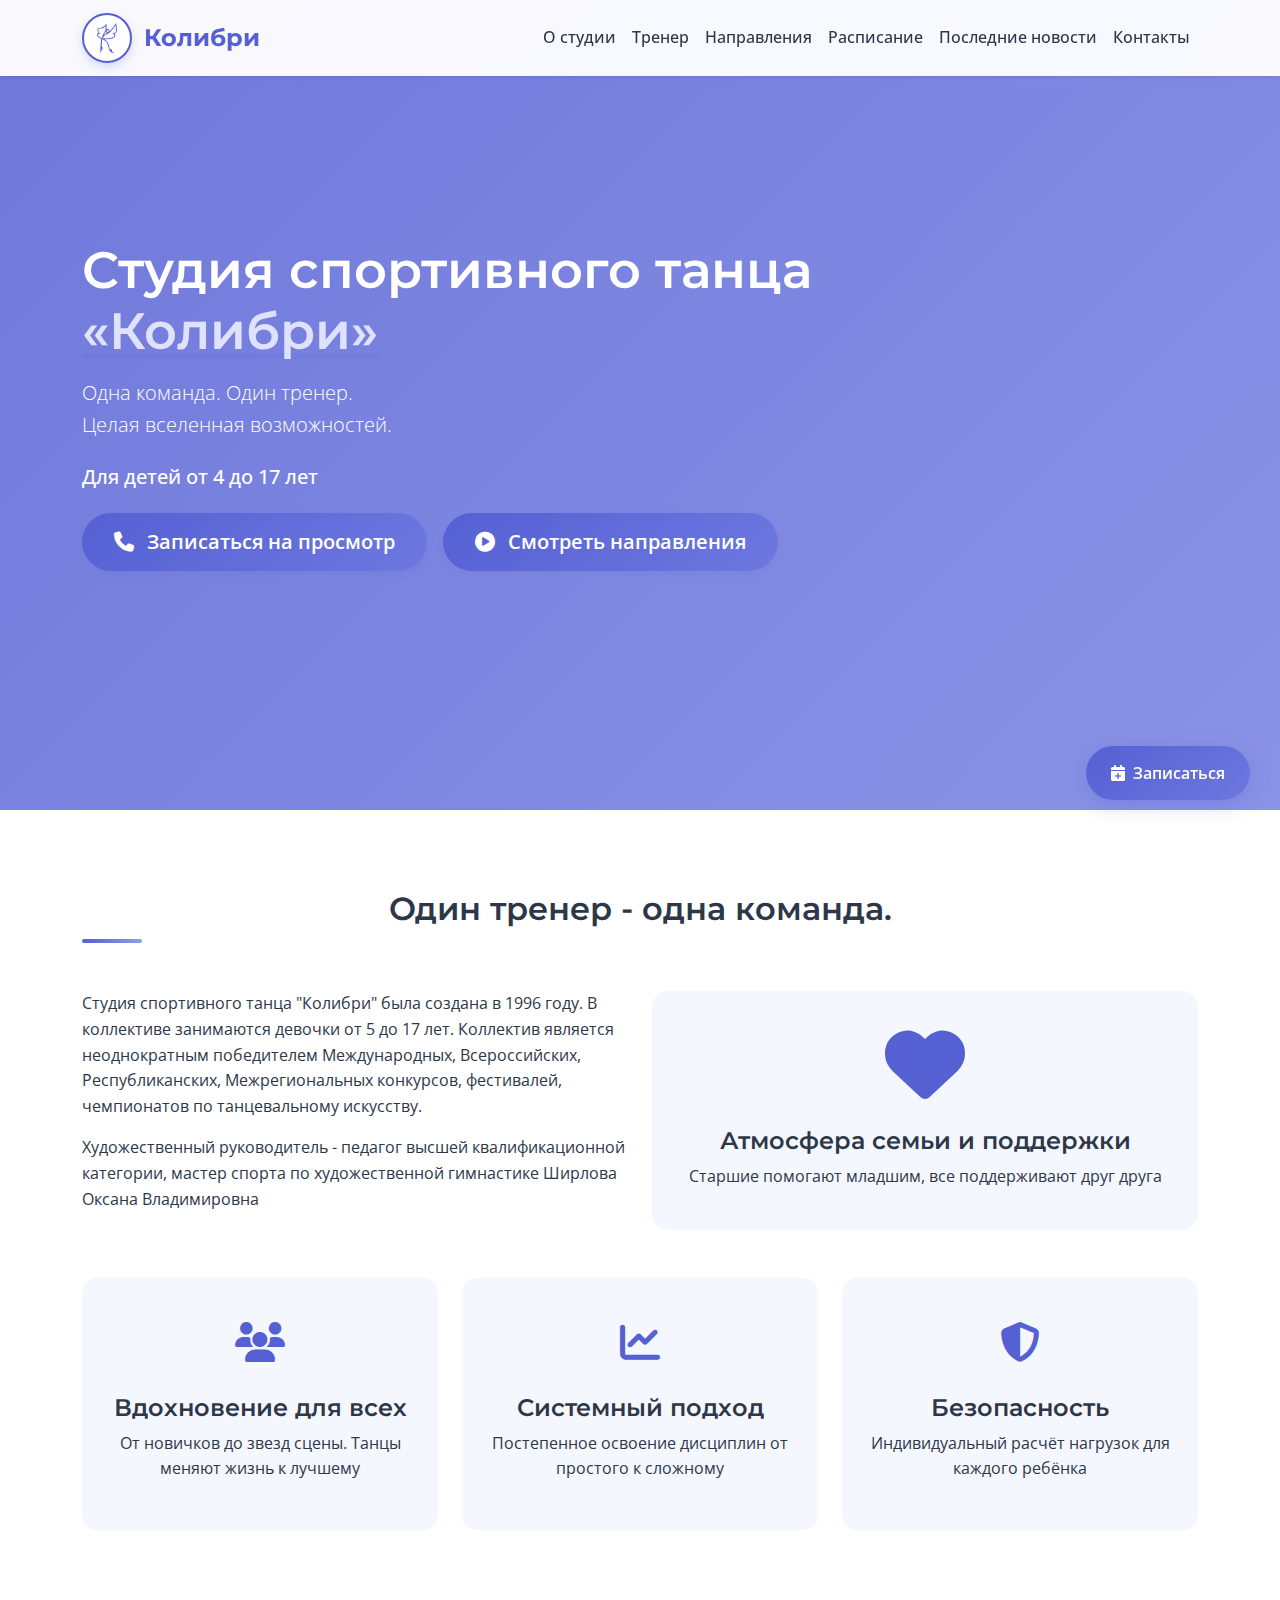
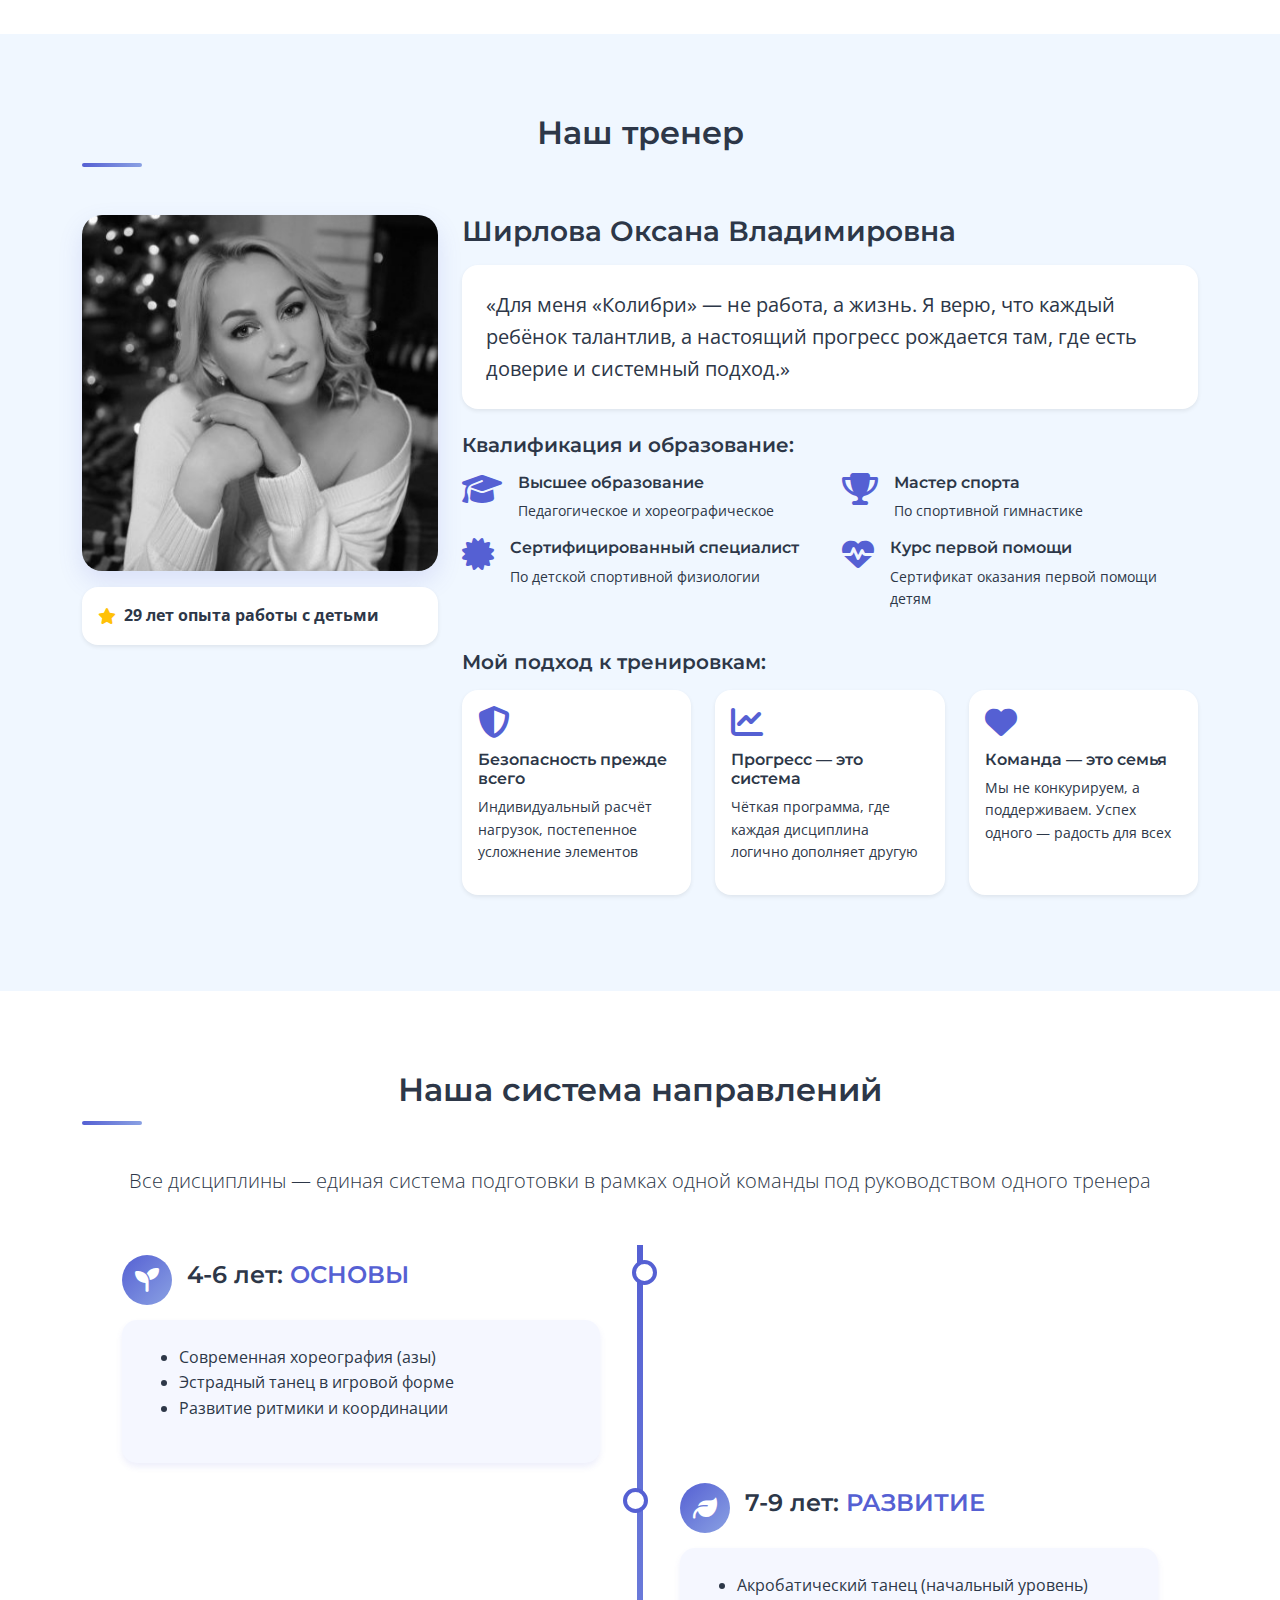
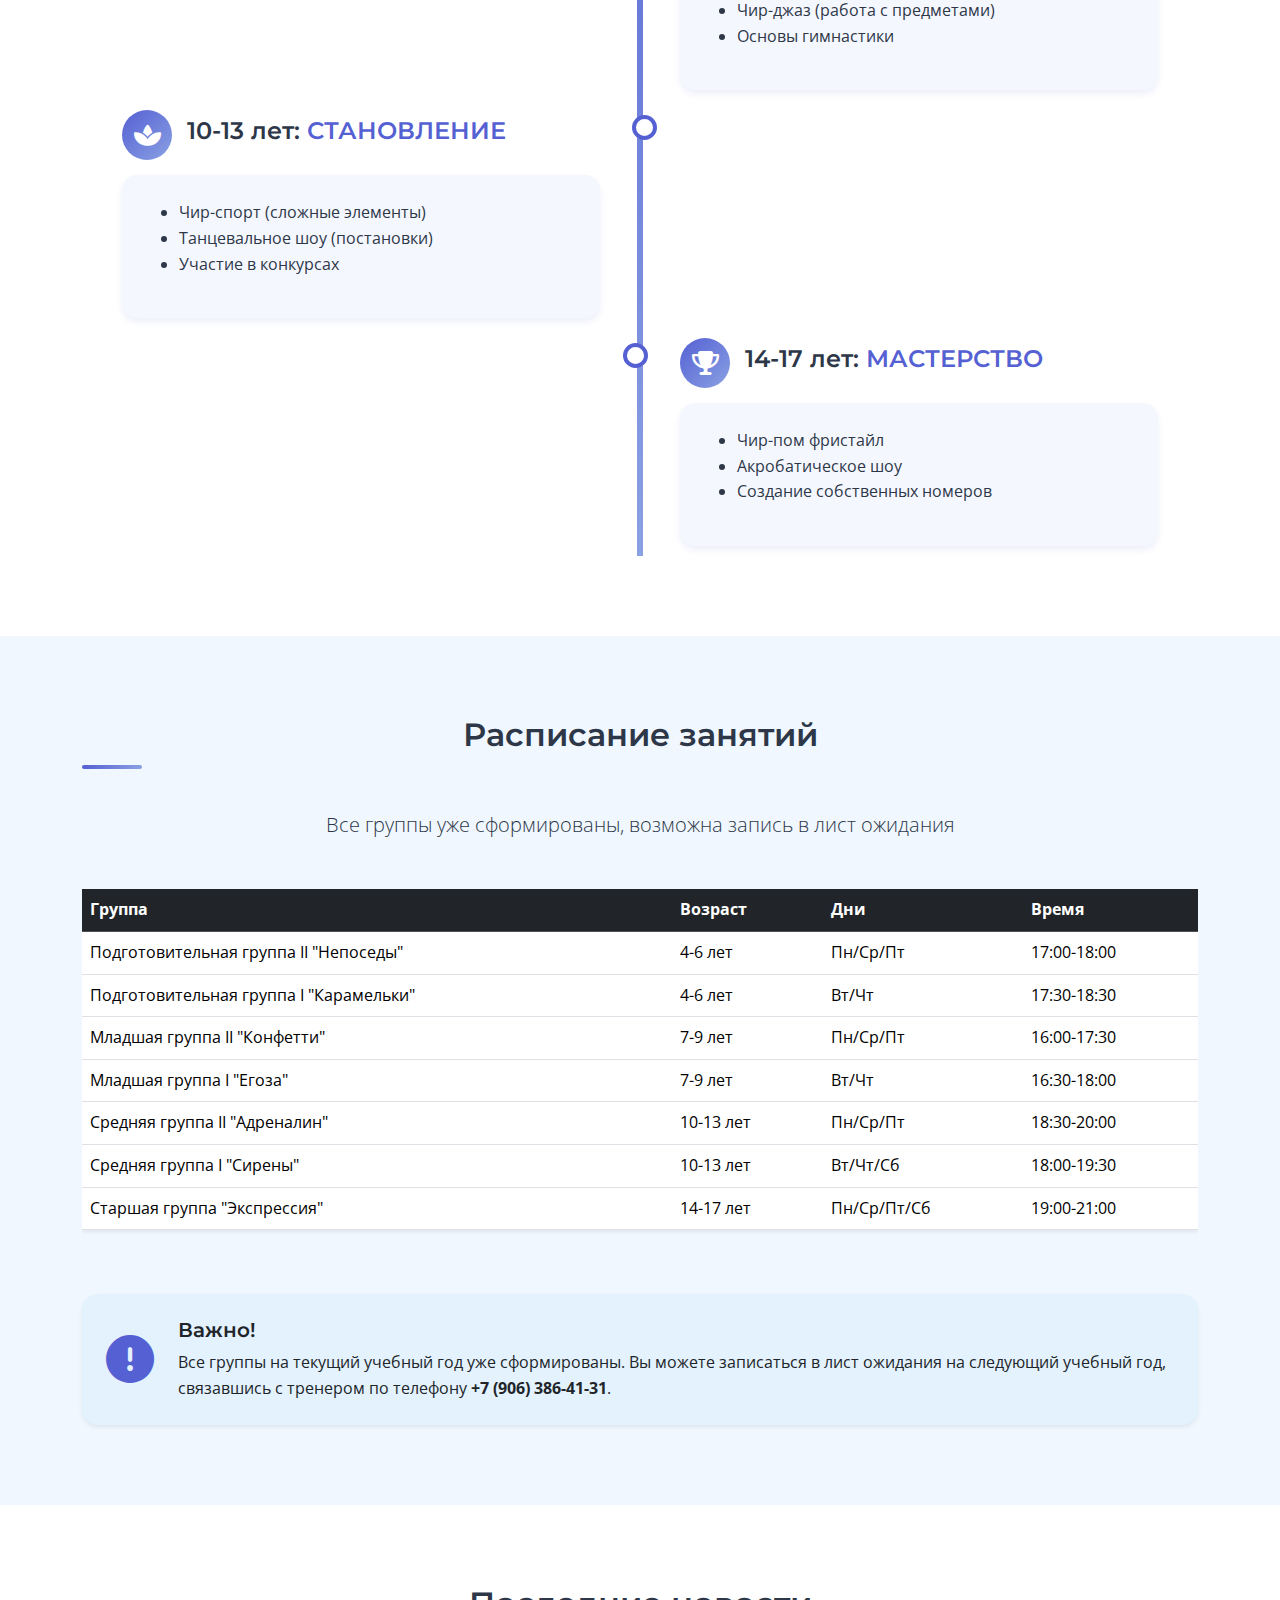
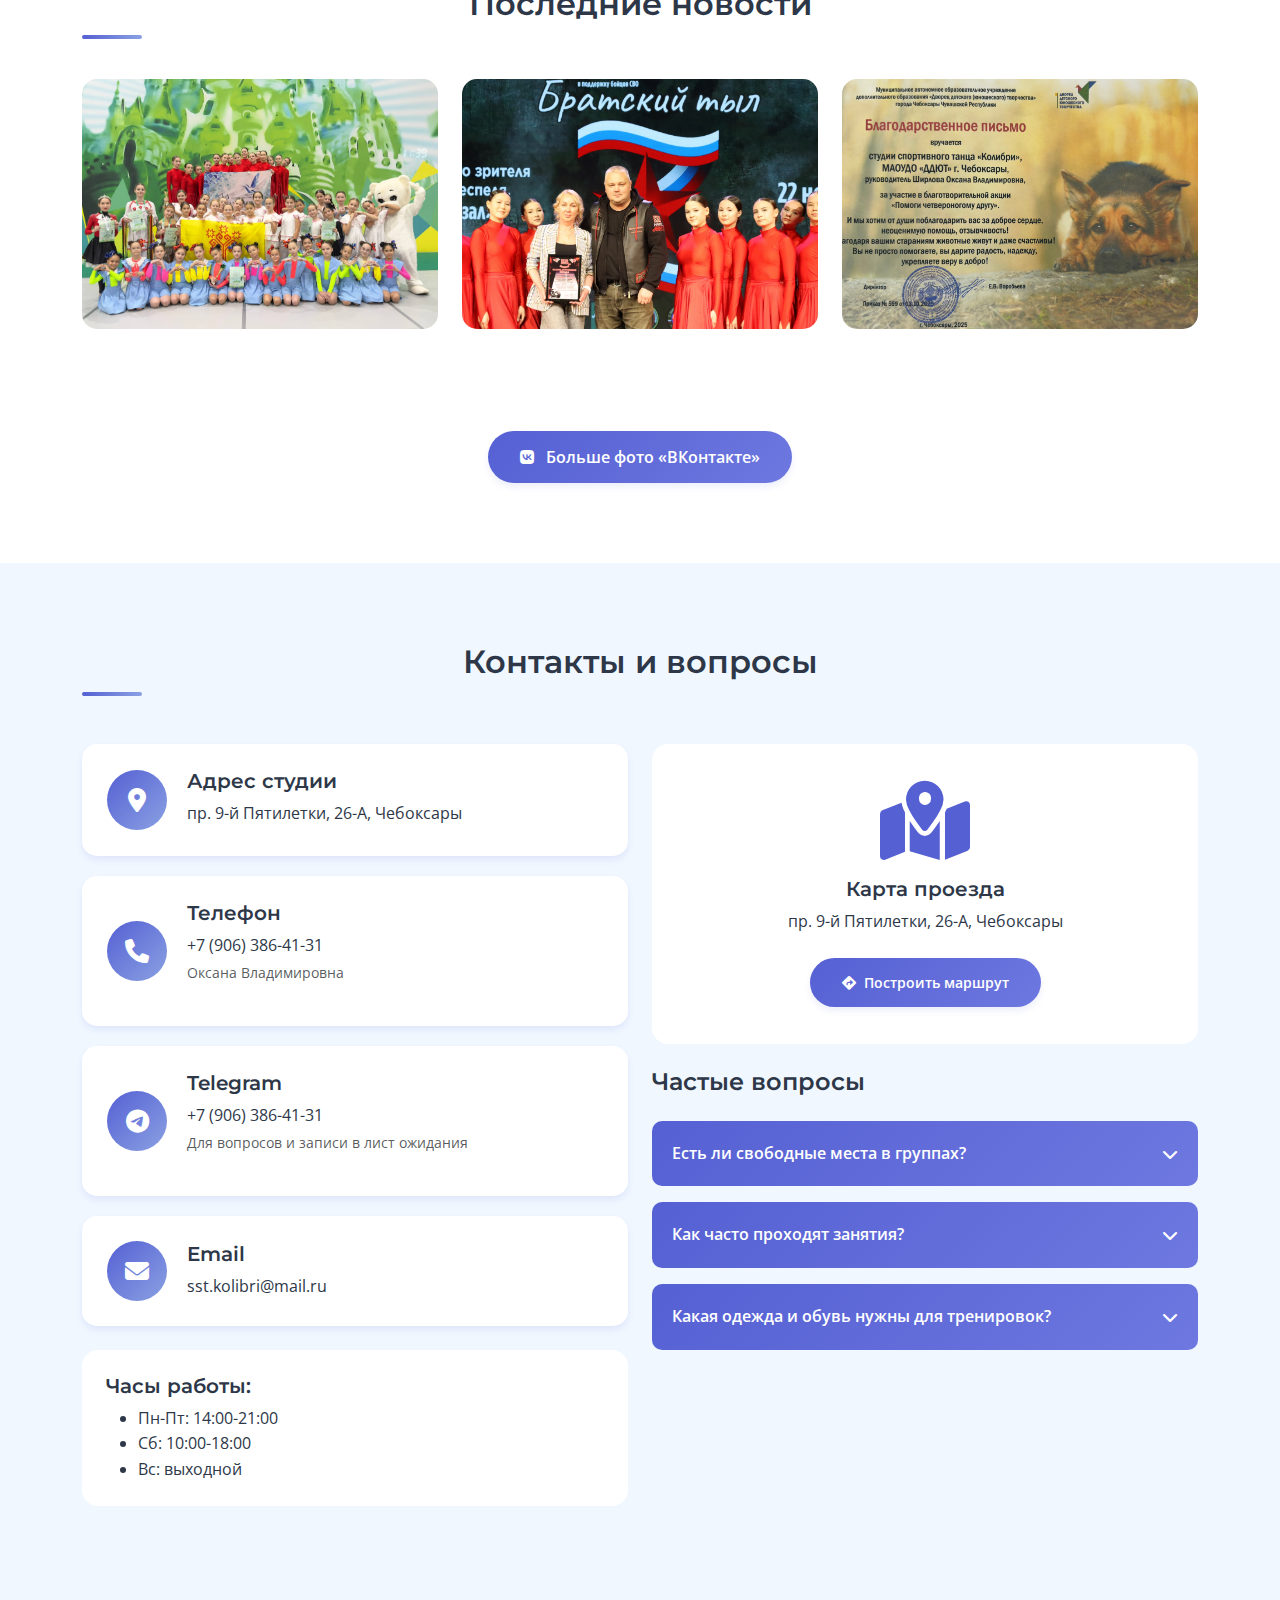
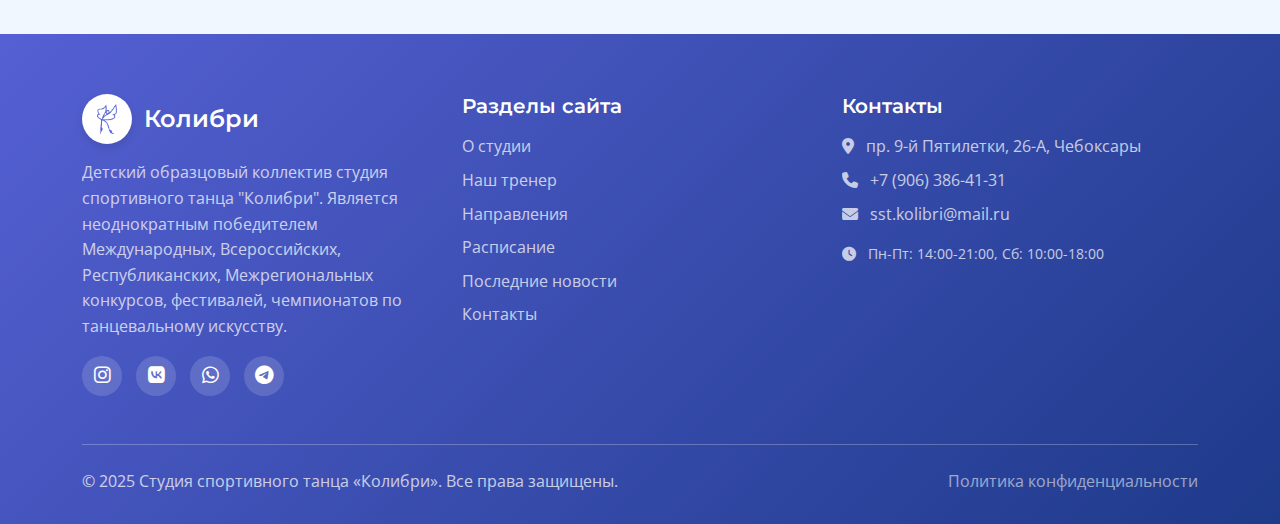
<file: index.html>
<!DOCTYPE html>
<html lang="ru">
<head>
    <meta charset="UTF-8">
    <meta name="viewport" content="width=device-width, initial-scale=1.0">
    <title>Студия спортивного танца «Колибри» | Для детей 4-17 лет</title>
    <meta name="description" content="Студия спортивного танца Колибри: одна команда, один тренер, все дисциплины от хореографии до акробатики для детей от 4 до 17 лет">
    <link href="https://cdn.jsdelivr.net/npm/bootstrap@5.3.0-alpha1/dist/css/bootstrap.min.css" rel="stylesheet">
    <link rel="stylesheet" href="https://cdnjs.cloudflare.com/ajax/libs/font-awesome/6.4.0/css/all.min.css">
    <link href="https://fonts.googleapis.com/css2?family=Montserrat:wght@400;500;600;700&family=Open+Sans:wght@300;400;500&display=swap" rel="stylesheet">
    <link rel="stylesheet" href="css/style.css">
</head>
<body>
    <nav class="navbar navbar-expand-lg navbar-light fixed-top shadow-sm" id="mainNav">
        <div class="container">
            <a class="navbar-brand" href="#">
                <div class="logo-img-container">
                    <img src="images/Colibri.png" alt="Логотип Колибри" class="logo-img">
                    <div class="logo-fallback">
                        <span>К</span>
                    </div>
                </div>
                <span class="logo-text">Колибри</span>
            </a>
            
            <button class="navbar-toggler" type="button" data-bs-toggle="collapse" data-bs-target="#navbarNav">
                <span class="navbar-toggler-icon"></span>
            </button>
            
            <div class="collapse navbar-collapse" id="navbarNav">
                <ul class="navbar-nav ms-auto">
                    <li class="nav-item"><a class="nav-link" href="#about">О студии</a></li>
                    <li class="nav-item"><a class="nav-link" href="#trainer">Тренер</a></li>
                    <li class="nav-item"><a class="nav-link" href="#directions">Направления</a></li>
                    <li class="nav-item"><a class="nav-link" href="#schedule">Расписание</a></li>
                    <li class="nav-item"><a class="nav-link" href="#gallery">Последние новости</a></li>
                    <li class="nav-item"><a class="nav-link" href="#contacts">Контакты</a></li>
                </ul>
            </div>
        </div>
    </nav>
    <section class="hero" id="hero">
        <div class="container">
            <div class="row align-items-center">
                <div class="col-lg-8">
                    <h1 class="mb-3">Студия спортивного танца <span class="highlight">«Колибри»</span></h1>
                    <p class="lead mb-4">Одна команда. Один тренер. <br>Целая вселенная возможностей.</p>
                    <p class="h5 mb-4">Для детей от 4 до 17 лет</p>
                    <div class="d-flex flex-wrap gap-3">
                        <a href="#contacts" class="btn btn-primary btn-lg">
                            <i class="fas fa-phone me-2"></i> Записаться на просмотр
                        </a>
                        <a href="#contacts" class="btn btn-primary btn-lg">
                            <i class="fas fa-play-circle me-2"></i> Смотреть направления
                        </a>
                    </div>
                </div>
            </div>
        </div>
    </section>
    <section id="about" class="section">
        <div class="container">
            <h2 class="section-title text-center">Один тренер - одна команда.</h2>
            
            <div class="row mt-5">
                <div class="col-lg-6">
                    <p>Студия спортивного танца "Колибри" была создана в 1996 году. В коллективе занимаются девочки от 5 до 17 лет. Коллектив является неоднократным победителем Международных, Всероссийских, Республиканских, Межрегиональных конкурсов, фестивалей, чемпионатов по танцевальному искусству.</p>
                    <p>Художественный руководитель - педагог высшей квалификационной категории, мастер спорта по художественной гимнастике Ширлова Оксана Владимировна</p>
                </div>
                
                <div class="col-lg-6">
                    <div class="bg-light-pastel rounded-4 p-4 h-100 d-flex align-items-center justify-content-center">
                        <div class="text-center">
                            <div class="display-1 text-primary mb-3">
                                <i class="fas fa-heart"></i>
                            </div>
                            <h4>Атмосфера семьи и поддержки</h4>
                            <p>Старшие помогают младшим, все поддерживают друг друга</p>
                        </div>
                    </div>
                </div>
            </div>
            
            <div class="row mt-5">
                <div class="col-md-4 mb-4">
                    <div class="feature-card text-center">
                        <div class="feature-icon">
                            <i class="fas fa-users"></i>
                        </div>
                        <h4>Вдохновение для всех</h4>
                        <p>От новичков до звезд сцены. Танцы меняют жизнь к лучшему</p>
                    </div>
                </div>
                
                <div class="col-md-4 mb-4">
                    <div class="feature-card text-center">
                        <div class="feature-icon">
                            <i class="fas fa-chart-line"></i>
                        </div>
                        <h4>Системный подход</h4>
                        <p>Постепенное освоение дисциплин от простого к сложному</p>
                    </div>
                </div>
                
                <div class="col-md-4 mb-4">
                    <div class="feature-card text-center">
                        <div class="feature-icon">
                            <i class="fas fa-shield-alt"></i>
                        </div>
                        <h4>Безопасность</h4>
                        <p>Индивидуальный расчёт нагрузок для каждого ребёнка</p>
                    </div>
                </div>
            </div>
        </div>
    </section>
    <section id="trainer" class="section" style="background-color: var(--light-blue-pastel);">
        <div class="container">
            <h2 class="section-title text-center">Наш тренер</h2>
            
            <div class="row mt-5">
                <div class="col-lg-4 mb-4 mb-lg-0">
                    <div class="trainer-photo">
                        <div class="trainer-img-container">
                            <img src="images/ОВ.jpg" alt="Ширлова Оксана Владимировна" class="trainer-img">
                            <div class="trainer-img-fallback">
                                <i class="fas fa-user-tie"></i>
                                <span>Добавьте фото тренера</span>
                            </div>
                        </div>
                    </div>
                    <div class="mt-3 p-3 bg-white rounded-4 shadow-sm">
                        <div class="d-flex align-items-center">
                            <i class="fas fa-star text-warning me-2"></i>
                            <span class="fw-bold">29 лет опыта работы с детьми</span>
                        </div>
                    </div>
                </div>
                
                <div class="col-lg-8">
                    <h3 class="mb-3">Ширлова Оксана Владимировна</h3>
                    <blockquote class="blockquote bg-white p-4 rounded-4 shadow-sm mb-4">
                        <p class="mb-0">«Для меня «Колибри» — не работа, а жизнь. Я верю, что каждый ребёнок талантлив, а настоящий прогресс рождается там, где есть доверие и системный подход.»</p>
                    </blockquote>
                    
                    <h5 class="mb-3">Квалификация и образование:</h5>
                    <div class="row">
                        <div class="col-md-6 mb-3">
                            <div class="d-flex">
                                <div class="me-3 text-primary">
                                    <i class="fas fa-graduation-cap fa-2x"></i>
                                </div>
                                <div>
                                    <h6>Высшее образование</h6>
                                    <p class="small mb-0">Педагогическое и хореографическое</p>
                                </div>
                            </div>
                        </div>
                        
                        <div class="col-md-6 mb-3">
                            <div class="d-flex">
                                <div class="me-3 text-primary">
                                    <i class="fas fa-trophy fa-2x"></i>
                                </div>
                                <div>
                                    <h6>Мастер спорта</h6>
                                    <p class="small mb-0">По спортивной гимнастике</p>
                                </div>
                            </div>
                        </div>
                        
                        <div class="col-md-6 mb-3">
                            <div class="d-flex">
                                <div class="me-3 text-primary">
                                    <i class="fas fa-certificate fa-2x"></i>
                                </div>
                                <div>
                                    <h6>Сертифицированный специалист</h6>
                                    <p class="small mb-0">По детской спортивной физиологии</p>
                                </div>
                            </div>
                        </div>
                        
                        <div class="col-md-6 mb-3">
                            <div class="d-flex">
                                <div class="me-3 text-primary">
                                    <i class="fas fa-heartbeat fa-2x"></i>
                                </div>
                                <div>
                                    <h6>Курс первой помощи</h6>
                                    <p class="small mb-0">Сертификат оказания первой помощи детям</p>
                                </div>
                            </div>
                        </div>
                    </div>
                    
                    <h5 class="mt-4 mb-3">Мой подход к тренировкам:</h5>
                    <div class="row">
                        <div class="col-md-4 mb-3">
                            <div class="bg-white p-3 rounded-4 shadow-sm h-100">
                                <div class="text-primary mb-2">
                                    <i class="fas fa-shield-alt fa-2x"></i>
                                </div>
                                <h6>Безопасность прежде всего</h6>
                                <p class="small">Индивидуальный расчёт нагрузок, постепенное усложнение элементов</p>
                            </div>
                        </div>
                        
                        <div class="col-md-4 mb-3">
                            <div class="bg-white p-3 rounded-4 shadow-sm h-100">
                                <div class="text-primary mb-2">
                                    <i class="fas fa-chart-line fa-2x"></i>
                                </div>
                                <h6>Прогресс — это система</h6>
                                <p class="small">Чёткая программа, где каждая дисциплина логично дополняет другую</p>
                            </div>
                        </div>
                        
                        <div class="col-md-4 mb-3">
                            <div class="bg-white p-3 rounded-4 shadow-sm h-100">
                                <div class="text-primary mb-2">
                                    <i class="fas fa-heart fa-2x"></i>
                                </div>
                                <h6>Команда — это семья</h6>
                                <p class="small">Мы не конкурируем, а поддерживаем. Успех одного — радость для всех</p>
                            </div>
                        </div>
                    </div>
                </div>
            </div>
        </div>
    </section>

    <section id="directions" class="section">
        <div class="container">
            <h2 class="section-title text-center">Наша система направлений</h2>
            <p class="text-center lead mb-5">Все дисциплины — единая система подготовки в рамках одной команды под руководством одного тренера</p>
            
            <div class="timeline">
                <div class="timeline-stage">
                    <div class="stage-header">
                        <div class="stage-icon">
                            <i class="fas fa-seedling"></i>
                        </div>
                        <h4>4-6 лет: <span class="text-primary">ОСНОВЫ</span></h4>
                    </div>
                    <div class="stage-content">
                        <ul class="mb-3">
                            <li>Современная хореография (азы)</li>
                            <li>Эстрадный танец в игровой форме</li>
                            <li>Развитие ритмики и координации</li>
                        </ul>
                    </div>
                </div>
                
                <div class="timeline-stage">
                    <div class="stage-header">
                        <div class="stage-icon">
                            <i class="fas fa-leaf"></i>
                        </div>
                        <h4>7-9 лет: <span class="text-primary">РАЗВИТИЕ</span></h4>
                    </div>
                    <div class="stage-content">
                        <ul class="mb-3">
                            <li>Акробатический танец (начальный уровень)</li>
                            <li>Чир-джаз (работа с предметами)</li>
                            <li>Основы гимнастики</li>
                        </ul>
                    </div>
                </div>
                
                <div class="timeline-stage">
                    <div class="stage-header">
                        <div class="stage-icon">
                            <i class="fas fa-spa"></i>
                        </div>
                        <h4>10-13 лет: <span class="text-primary">СТАНОВЛЕНИЕ</span></h4>
                    </div>
                    <div class="stage-content">
                        <ul class="mb-3">
                            <li>Чир-спорт (сложные элементы)</li>
                            <li>Танцевальное шоу (постановки)</li>
                            <li>Участие в конкурсах</li>
                        </ul>
                    </div>
                </div>
                
                <div class="timeline-stage">
                    <div class="stage-header">
                        <div class="stage-icon">
                            <i class="fas fa-trophy"></i>
                        </div>
                        <h4>14-17 лет: <span class="text-primary">МАСТЕРСТВО</span></h4>
                    </div>
                    <div class="stage-content">
                        <ul class="mb-3">
                            <li>Чир-пом фристайл</li>
                            <li>Акробатическое шоу</li>
                            <li>Создание собственных номеров</li>
                        </ul>
                    </div>
                </div>
            </div>
        </div>
    </section>

    <section id="schedule" class="section" style="background-color: var(--light-blue-pastel);">
        <div class="container">
            <h2 class="section-title text-center">Расписание занятий</h2>
            <p class="text-center lead mb-5">Все группы уже сформированы, возможна запись в лист ожидания</p>
            
            <div class="table-responsive">
                <table class="table table-hover bg-white shadow-sm">
                    <thead class="table-dark">
                        <tr>
                            <th>Группа</th>
                            <th>Возраст</th>
                            <th>Дни</th>
                            <th>Время</th>
                        </tr>
                    </thead>
                    <tbody>
                        <tr>
                            <td>Подготовительная группа II "Непоседы"</td>
                            <td>4-6 лет</td>
                            <td>Пн/Ср/Пт</td>
                            <td>17:00-18:00</td>
                        </tr>
                        <tr>
                            <td>Подготовительная группа I "Карамельки"</td>
                            <td>4-6 лет</td>
                            <td>Вт/Чт</td>
                            <td>17:30-18:30</td>
                        </tr>
                        <tr>
                            <td>Младшая группа II "Конфетти"</td>
                            <td>7-9 лет</td>
                            <td>Пн/Ср/Пт</td>
                            <td>16:00-17:30</td>
                        </tr>
                        <tr>
                            <td>Младшая группа I "Егоза"</td>
                            <td>7-9 лет</td>
                            <td>Вт/Чт</td>
                            <td>16:30-18:00</td>
                        </tr>
                        <tr>
                            <td>Средняя группа II "Адреналин"</td>
                            <td>10-13 лет</td>
                            <td>Пн/Ср/Пт</td>
                            <td>18:30-20:00</td>
                        </tr>
                        <tr>
                            <td>Средняя группа I "Сирены"</td>
                            <td>10-13 лет</td>
                            <td>Вт/Чт/Сб</td>
                            <td>18:00-19:30</td>
                        </tr>
                        <tr>
                            <td>Старшая группа "Экспрессия"</td>
                            <td>14-17 лет</td>
                            <td>Пн/Ср/Пт/Сб</td>
                            <td>19:00-21:00</td>
                        </tr>
                    </tbody>
                </table>
            </div>

            <div class="mt-5 bg-pastel-blue text-dark rounded-4 p-4 shadow-sm">
                <div class="d-flex align-items-center">
                    <div class="me-4 text-primary">
                        <i class="fas fa-exclamation-circle fa-3x"></i>
                    </div>
                    <div>
                        <h5 class="mb-2">Важно!</h5>
                        <p class="mb-0">Все группы на текущий учебный год уже сформированы. Вы можете записаться в лист ожидания на следующий учебный год, связавшись с тренером по телефону <strong>+7 (906) 386-41-31</strong>.</p>
                    </div>
                </div>
            </div>
        </div>
    </section>

    <section id="gallery" class="section">
        <div class="container">
            <h2 class="section-title text-center">Последние новости</h2>
            
            <div class="gallery-content active" id="competitions-gallery">
                <div class="row">
                    <div class="col-md-4 mb-4">
                        <div class="gallery-item">
                            <img src="images/Соревнование.jpg" alt="Соревнования" class="gallery-img">
                            <div class="gallery-overlay">
                                <h5 class="gallery-text">Межрегиональный конкурс-фестиваль </h5>
                                <p class="gallery-date">Ноябрь 2025</p>
                            </div>
                        </div>
                    </div>
                    <div class="col-md-4 mb-4">
                        <div class="gallery-item">

                            <img src="images/Мероприятия.jpg" alt="Мероприятия" class="gallery-img">
                            <div class="gallery-overlay">
                                <h5 class="gallery-text">Участие в праздничной концертной программе</h5>
                                <p class="gallery-date">Ноябрь 2025</p>
                            </div>
                        </div>
                    </div>
                    <div class="col-md-4 mb-4">
                        <div class="gallery-item">

                            <img src="images/Активности.jpg" alt="Активности" class="gallery-img">
                            <div class="gallery-overlay">
                                <h5 class="gallery-text">Благодарственное письмо коллективу</h5>
                                <p class="gallery-date">Ноябрь 2025</p>
                            </div>
                        </div>
                    </div>
                </div>
            </div>
            <div class="text-center mt-5">
                <p class="text-muted mb-3">
                    
                </p>
                <a href="https://vk.com/sst_kolibri" class="btn btn-primary" target="_blank">
                    <i class="fab fa-vk me-2"></i> Больше фото «ВКонтакте»
                </a>
            </div>
        </div>
    </section>

    <section id="contacts" class="section" style="background-color: var(--light-blue-pastel);">
        <div class="container">
            <h2 class="section-title text-center">Контакты и вопросы</h2>
            
            <div class="row mt-5">
                <div class="col-lg-6 mb-5">
                    <div class="contact-card">
                        <div class="contact-icon">
                            <i class="fas fa-map-marker-alt"></i>
                        </div>
                        <div class="contact-details">
                            <h5>Адрес студии</h5>
                            <p class="mb-1">пр. 9-й Пятилетки, 26-А, Чебоксары</p>
                        </div>
                    </div>
                    
                    <div class="contact-card">
                        <div class="contact-icon">
                            <i class="fas fa-phone"></i>
                        </div>
                        <div class="contact-details">
                            <h5>Телефон</h5>
                            <p class="mb-0">+7 (906) 386-41-31</p>
                            <p class="text-muted small mt-1">Оксана Владимировна</p>
                        </div>
                    </div>
                    
                    <div class="contact-card">
                        <div class="contact-icon">
                            <i class="fab fa-telegram"></i>
                        </div>
                        <div class="contact-details">
                            <h5>Telegram</h5>
                            <p class="mb-1">+7 (906) 386-41-31</p>
                            <p class="text-muted small">Для вопросов и записи в лист ожидания</p>
                        </div>
                    </div>
                    
                    <div class="contact-card">
                        <div class="contact-icon">
                            <i class="fas fa-envelope"></i>
                        </div>
                        <div class="contact-details">
                            <h5>Email</h5>
                            <p class="mb-0">sst.kolibri@mail.ru</p>
                        </div>
                    </div>
                    
                    <div class="p-4 rounded-4 mt-4 bg-white">
                        <h5>Часы работы:</h5>
                        <ul class="mb-0">
                            <li>Пн-Пт: 14:00-21:00</li>
                            <li>Сб: 10:00-18:00</li>
                            <li>Вс: выходной</li>
                        </ul>
                    </div>
                </div>
                
                <div class="col-lg-6">
                    <div class="rounded-4 overflow-hidden mb-4" style="height: 300px; background-color: white;">
                        <div class="h-100 d-flex align-items-center justify-content-center">
                            <div class="text-center">
                                <i class="fas fa-map-marked-alt display-1 text-primary mb-3"></i>
                                <h5>Карта проезда</h5>
                                <p>пр. 9-й Пятилетки, 26-А, Чебоксары</p>
                                <button class="btn btn-primary btn-sm mt-2" id="buildRoute">
                                    <i class="fas fa-directions me-1"></i> Построить маршрут
                                </button>
                            </div>
                        </div>
                    </div>
                    
                    <div class="faq-section">
                        <h4 class="mb-4">Частые вопросы</h4>
                        
                        <div class="faq-item mb-3">
                            <button class="faq-question">
                                Есть ли свободные места в группах?
                                <i class="fas fa-chevron-down"></i>
                            </button>
                            <div class="faq-answer">
                                <p>Все группы на текущий учебный год сформированы. Вы можете записаться в лист ожидания на следующий учебный год.</p>
                            </div>
                        </div>
                        
                        <div class="faq-item mb-3">
                            <button class="faq-question">
                                Как часто проходят занятия?
                                <i class="fas fa-chevron-down"></i>
                            </button>
                            <div class="faq-answer">
                                <p>Занятия проходят 2-4 раза в неделю в зависимости от возрастной группы. Продолжительность от 1 до 2 часов.</p>
                            </div>
                        </div>

                        <div class="faq-item mb-3">
                            <button class="faq-question">
                                Какая одежда и обувь нужны для тренировок?
                                <i class="fas fa-chevron-down"></i>
                            </button>
                            <div class="faq-answer">
                                <p>Для пробного занятия наденьте облегающую и удобную одежду. Для регулярных тренировок необходим купальник и половинки (чешки), чтобы я могла видеть и корректировать технику ващего ребёнка.</p>
                            </div>
                        </div>
                    </div>
                </div>
            </div>
        </div>
    </section>

    <footer class="footer">
        <div class="container">
            <div class="row">
                <div class="col-lg-4 mb-4">
                    <div class="d-flex align-items-center mb-3">
                        <div class="logo-footer-container">
                            <div class="logo-footer-bg">
                                <img src="images/Colibri.png" alt="Логотип Колибри" class="logo-footer-img">
                            </div>
                            <div class="logo-footer-fallback">
                                <span>К</span>
                            </div>
                        </div>
                        <h4 class="text-white mb-0">Колибри</h4>
                    </div>
                    <p class="text-light opacity-75">Детский образцовый коллектив студия спортивного танца "Колибри". Является неоднократным победителем Международных, Всероссийских, Республиканских, Межрегиональных конкурсов, фестивалей, чемпионатов по танцевальному искусству.</p>
                    <div class="social-links">
                        <a href="#" class="social-link"><i class="fab fa-instagram"></i></a>
                        <a href="#" class="social-link"><i class="fab fa-vk"></i></a>
                        <a href="#" class="social-link"><i class="fab fa-whatsapp"></i></a>
                        <a href="#" class="social-link"><i class="fab fa-telegram"></i></a>
                    </div>
                </div>
                
                <div class="col-lg-4 mb-4">
                    <h5 class="text-white mb-3">Разделы сайта</h5>
                    <ul class="list-unstyled">
                        <li><a href="#about" class="text-light text-decoration-none d-block mb-2 opacity-75 hover-opacity-100">О студии</a></li>
                        <li><a href="#trainer" class="text-light text-decoration-none d-block mb-2 opacity-75 hover-opacity-100">Наш тренер</a></li>
                        <li><a href="#directions" class="text-light text-decoration-none d-block mb-2 opacity-75 hover-opacity-100">Направления</a></li>
                        <li><a href="#schedule" class="text-light text-decoration-none d-block mb-2 opacity-75 hover-opacity-100">Расписание</a></li>
                        <li><a href="#gallery" class="text-light text-decoration-none d-block mb-2 opacity-75 hover-opacity-100">Последние новости</a></li>
                        <li><a href="#contacts" class="text-light text-decoration-none d-block mb-2 opacity-75 hover-opacity-100">Контакты</a></li>
                    </ul>
                </div>
                
                <div class="col-lg-4 mb-4">
                    <h5 class="text-white mb-3">Контакты</h5>
                    <p class="text-light mb-2 opacity-75"><i class="fas fa-map-marker-alt me-2"></i> пр. 9-й Пятилетки, 26-А, Чебоксары</p>
                    <p class="text-light mb-2 opacity-75"><i class="fas fa-phone me-2"></i> +7 (906) 386-41-31</p>
                    <p class="text-light mb-0 opacity-75"><i class="fas fa-envelope me-2"></i> sst.kolibri@mail.ru</p>
                    <p class="text-light mt-3 opacity-75 small"><i class="fas fa-clock me-2"></i> Пн-Пт: 14:00-21:00, Сб: 10:00-18:00</p>
                </div>
            </div>
            
            <hr class="bg-light my-4 opacity-25">
            
            <div class="row">
                <div class="col-md-6">
                    <p class="text-light mb-0 opacity-75">&copy; 2025 Студия спортивного танца «Колибри». Все права защищены.</p>
                </div>
                <div class="col-md-6 text-md-end">
                    <p class="text-light mb-0 opacity-75">
                        <a href="#" class="text-light text-decoration-none opacity-75 hover-opacity-100">Политика конфиденциальности</a>
                    </p>
                </div>
            </div>
        </div>
    </footer>

    <button class="scroll-top" id="scrollTop">
        <i class="fas fa-chevron-up"></i>
    </button>

    <script src="https://cdn.jsdelivr.net/npm/bootstrap@5.3.0-alpha1/dist/js/bootstrap.bundle.min.js"></script>
    
    <script src="js/script.js"></script>
<div class="modal fade" id="registrationModal" tabindex="-1" aria-labelledby="registrationModalLabel" aria-hidden="true">
    <div class="modal-dialog modal-lg modal-dialog-centered">
        <div class="modal-content">
            <div class="modal-header">
                <h5 class="modal-title" id="registrationModalLabel">Запись на занятия</h5>
                <button type="button" class="btn-close" data-bs-dismiss="modal" aria-label="Close"></button>
            </div>
            <div class="modal-body">
                <div class="row">
                    <div class="col-lg-6 mb-4 mb-lg-0">
                        <div class="alert alert-info mb-4">
                            <div class="d-flex">
                                <div class="me-3">
                                    <i class="fas fa-calendar-alt fa-2x"></i>
                                </div>
                                <div>
                                    <h6 class="alert-heading mb-2">Запись на новый учебный год</h6>
                                    <p class="mb-0">На данный момент все группы на текущий учебный год уже сформированы.</p>
                                </div>
                            </div>
                        </div>
                        
                        <div class="text-center mb-4">
                            <div class="registration-status">
                                <div class="registration-icon mb-3">
                                    <i class="fas fa-clock"></i>
                                </div>
                                <h4>Запись откроется<br><span class="text-primary">с 15 августа 2025 года</span></h4>
                                <p class="text-muted">на 2025-2026 учебный год</p>
                            </div>
                        </div>
                        
                        <div class="info-card p-4 mb-4">
                            <h6 class="mb-3"><i class="fas fa-info-circle me-2"></i> Что вы можете сделать сейчас:</h6>
                            <ul class="mb-0">
                                <li>Заполнить предварительную заявку</li>
                                <li>Попасть в лист ожидания</li>
                                <li>Получить консультацию тренера</li>
                                <li>Запланировать просмотр занятия</li>
                                <li>Узнать подробности о программе</li>
                            </ul>
                        </div>
                        
                        <div class="bg-light-pastel rounded-4 p-4">
                            <h6 class="mb-3"><i class="fas fa-phone me-2"></i> Контакты для вопросов:</h6>
                            <p class="mb-2"><strong>Телефон:</strong> +7 (906) 386-41-31</p>
                        </div>
                    </div>
                    
                    <div class="col-lg-6">
                        <form id="preRegistrationForm">
                            <div class="mb-3">
                                <label for="childName" class="form-label">Имя ребенка</label>
                                <input type="text" class="form-control" id="childName" required>
                            </div>
                            
                            <div class="mb-3">
                                <label for="childAge" class="form-label">Возраст ребенка</label>
                                <select class="form-select" id="childAge" required>
                                    <option value="" selected disabled>Выберите возраст</option>
                                    <option value="4-6">4 года</option>
                                    <option value="7-9">5 лет</option>
                                    <option value="7-9">6 лет</option>
                                </select>
                            </div>
                            
                            <div class="mb-3">
                                <label for="parentName" class="form-label">Имя родителя</label>
                                <input type="text" class="form-control" id="parentName" required>
                            </div>
                            
                            <div class="mb-3">
                                <label for="phone" class="form-label">Телефон</label>
                                <input type="tel" class="form-control" id="phone" required placeholder="+7 (___) ___-__-__">
                            </div>
                            
                            <div class="mb-3">
                                <label for="email" class="form-label">Email</label>
                                <input type="email" class="form-control" id="email" placeholder="email@example.com">
                            </div>
                            
                            <div class="form-check mb-4">
                                <input class="form-check-input" type="checkbox" id="agreement" required>
                                <label class="form-check-label small" for="agreement">
                                    Я даю согласие на обработку персональных данных и согласен(а) с <a href="#" class="text-primary">политикой конфиденциальности</a>
                                </label>
                            </div>
                            
                            <div class="d-grid gap-2">
                                <button type="submit" class="btn btn-primary btn-lg">
                                    <i class="fas fa-paper-plane me-2"></i> Оставить предварительную заявку
                                </button>
                                <button type="button" class="btn btn-outline-primary" data-bs-dismiss="modal">
                                    Закрыть
                                </button>
                            </div>
                        </form>
                    </div>
                </div>
            </div>
        </div>
    </div>
</div>

<button class="btn btn-primary floating-registration-btn" data-bs-toggle="modal" data-bs-target="#registrationModal">
    <i class="fas fa-calendar-plus me-2"></i> Записаться
</button>
</body>
</html>
</file>
<file: css/style.css>
:root {
    --primary: #5560D3;
    --primary-light: #6E78E0;
    --primary-dark: #404BC9;
    --secondary: #8AA1E3;
    --accent: #dfe2ff;
    --light-blue-pastel: #F0F7FF;
    --light-gray-pastel: #F8F9FA;
    --light-pastel: #F5F7FF;
    --pastel-blue: #E3F2FD;
    --pastel-gray: #F0F2F5;
    --pastel-lavender: #F3F0FF;
    --dark: #2D3748;
    --dark-blue: #1E3A8A;
    --white: #FFFFFF;
    --gray-light: #F1F5F9;
    --gray: #E2E8F0;
    --gray-medium: #94A3B8;
    --gray-dark: #64748B;
    --success: #10B981;
    --warning: #F59E0B;
    --info: #3B82F6;
    --shadow: 0 4px 6px rgba(85, 96, 211, 0.1);
    --shadow-lg: 0 10px 25px rgba(85, 96, 211, 0.15);
}

body {
    font-family: 'Open Sans', sans-serif;
    color: var(--dark);
    line-height: 1.6;
    background-color: var(--white);
    padding-top: 76px; 
}

h1, h2, h3, h4, h5, h6 {
    font-family: 'Montserrat', sans-serif;
    font-weight: 600;
}

.navbar {
    background-color: rgba(255, 255, 255, 0.95) !important;
    backdrop-filter: blur(10px);
    box-shadow: var(--shadow);
    transition: all 0.3s ease;
}

.navbar.scrolled {
    padding: 5px 0;
}

.navbar-brand {
    font-family: 'Montserrat', sans-serif;
    font-weight: 700;
    display: flex;
    align-items: center;
    color: var(--dark);
}

.logo-img-container {
    width: 50px;
    height: 50px;
    background-color: white;
    border-radius: 50%;
    border: 2px solid var(--primary);
    overflow: hidden;
    margin-right: 12px;
    position: relative;
    box-shadow: 0 4px 8px rgba(85, 96, 211, 0.2);
}

.logo-img {
    width: 100%;
    height: 100%;
    object-fit: contain;
    padding: 8px;
    transition: transform 0.3s ease;
}

.logo-img:hover {
    transform: scale(1.05);
}

.logo-fallback {
    position: absolute;
    top: 0;
    left: 0;
    width: 100%;
    height: 100%;
    display: flex;
    align-items: center;
    justify-content: center;
    color: var(--primary);
    font-size: 1.8rem;
    font-weight: 700;
}

.logo-text {
    color: var(--primary);
    font-size: 1.5rem;
}

.nav-link {
    color: var(--dark) !important;
    font-weight: 500;
    transition: all 0.3s ease;
    position: relative;
}

.nav-link:hover {
    color: var(--primary) !important;
}

.nav-link::after {
    content: '';
    position: absolute;
    bottom: -2px;
    left: 0;
    width: 0;
    height: 2px;
    background-color: var(--primary);
    transition: width 0.3s ease;
}

.nav-link:hover::after {
    width: 100%;
}

.hero {
    background: linear-gradient(135deg, rgba(85, 96, 211, 0.85), rgba(110, 120, 224, 0.8)), url('https://images.unsplash.com/photo-1519861531473-920034658307?ixlib=rb-4.0.3&auto=format&fit=crop&w=1200&q=80') no-repeat center center;
    background-size: cover;
    color: white;
    padding: 100px 0;
    min-height: 90vh;
    display: flex;
    align-items: center;
    margin-top: -76px; 
}

.hero h1 {
    font-size: 3.2rem;
    margin-bottom: 20px;
    line-height: 1.2;
}

.highlight {
    color: var(--accent);
    position: relative;
    display: inline-block;
}

.highlight::after {
    content: '';
    position: absolute;
    bottom: 2px;
    left: 0;
    width: 100%;
    height: 6px;
    background-color: rgba(123, 200, 246, 0.3);
    z-index: -1;
}

.btn-primary {
    background: linear-gradient(135deg, var(--primary), var(--primary-light));
    border: none;
    padding: 14px 32px;
    font-weight: 600;
    border-radius: 50px;
    transition: all 0.3s ease;
    box-shadow: var(--shadow);
}

.btn-primary:hover {
    transform: translateY(-3px);
    box-shadow: 0 6px 15px rgba(85, 96, 211, 0.3);
    background: linear-gradient(135deg, var(--primary-dark), var(--primary));
}

.btn-outline-primary {
    color: var(--primary);
    border-color: var(--primary);
    padding: 12px 30px;
    font-weight: 600;
    border-radius: 50px;
    transition: all 0.3s ease;
}

.btn-outline-primary:hover {
    background: linear-gradient(135deg, var(--primary), var(--primary-light));
    border-color: transparent;
    color: white;
    transform: translateY(-3px);
}

.btn-outline-light:hover {
    background-color: rgba(255, 255, 255, 0.1);
    border-color: white;
    color: white;
}

.section {
    padding: 80px 0;
}

.section-title {
    margin-bottom: 40px;
    position: relative;
    padding-bottom: 15px;
}

.section-title:after {
    content: '';
    position: absolute;
    bottom: 0;
    left: 0;
    width: 60px;
    height: 4px;
    background: linear-gradient(90deg, var(--primary), var(--secondary));
    border-radius: 2px;
}

.text-primary {
    color: var(--primary) !important; 
}

.text-center .section-title:after {
    left: 50%;
    transform: translateX(-50%);
}

.bg-light-blue-pastel {
    background-color: var(--light-blue-pastel) !important;
}

.bg-light-gray-pastel {
    background-color: var(--light-gray-pastel) !important;
}

.bg-light-pastel {
    background-color: var(--light-pastel) !important;
}

.bg-pastel-blue {
    background-color: var(--pastel-blue) !important;
}

.bg-pastel-gray {
    background-color: var(--pastel-gray) !important;
}

.feature-card {
    background-color: var(--light-pastel);
    border-radius: 15px;
    padding: 30px 25px;
    height: 100%;
    transition: all 0.3s ease;
    border: 2px solid transparent;
}

.feature-card:hover {
    transform: translateY(-10px);
    box-shadow: var(--shadow-lg);
    border-color: var(--primary-light);
}

.feature-icon {
    font-size: 2.5rem;
    color: var(--primary);
    margin-bottom: 20px;
}

.trainer-photo {
    border-radius: 20px;
    overflow: hidden;
    box-shadow: var(--shadow-lg);
}

.trainer-img-container {
    position: relative;
    width: 100%;
    padding-bottom: 100%; 
    background: linear-gradient(135deg, var(--light-blue-pastel), var(--pastel-blue));
}

.trainer-img {
    position: absolute;
    top: 0;
    left: 0;
    width: 100%;
    height: 100%;
    object-fit: cover;
    object-position: center;
}

.trainer-img-fallback {
    position: absolute;
    top: 0;
    left: 0;
    width: 100%;
    height: 100%;
    display: flex;
    flex-direction: column;
    align-items: center;
    justify-content: center;
    color: var(--primary);
    font-size: 1rem;
    text-align: center;
    padding: 20px;
}

.trainer-img-fallback i {
    font-size: 4rem;
    margin-bottom: 15px;
    color: var(--gray-medium);
}

.trainer-img-fallback span {
    font-size: 1rem;
    color: var(--gray-dark);
}

.timeline {
    position: relative;
    max-width: 1200px;
    margin: 0 auto;
}

.timeline:after {
    content: '';
    position: absolute;
    width: 6px;
    background: linear-gradient(180deg, var(--primary), var(--secondary));
    top: 0;
    bottom: 0;
    left: 50%;
    margin-left: -3px;
}

.timeline-stage {
    padding: 10px 40px;
    position: relative;
    width: 50%;
    box-sizing: border-box;
}

.timeline-stage:nth-child(odd) {
    left: 0;
}

.timeline-stage:nth-child(even) {
    left: 50%;
}

.timeline-stage:after {
    content: '';
    position: absolute;
    width: 25px;
    height: 25px;
    background-color: white;
    border: 4px solid var(--primary);
    border-radius: 50%;
    top: 15px;
    z-index: 1;
}

.timeline-stage:nth-child(odd):after {
    right: -17px;
}

.timeline-stage:nth-child(even):after {
    left: -17px;
}

.stage-content {
    padding: 25px;
    background-color: var(--light-pastel);
    border-radius: 15px;
    box-shadow: var(--shadow);
    transition: all 0.3s ease;
}

.stage-content:hover {
    box-shadow: var(--shadow-lg);
    transform: translateY(-5px);
}

.stage-header {
    display: flex;
    align-items: center;
    margin-bottom: 15px;
}

.stage-icon {
    width: 50px;
    height: 50px;
    background: linear-gradient(135deg, var(--primary), var(--secondary));
    color: white;
    border-radius: 50%;
    display: flex;
    align-items: center;
    justify-content: center;
    margin-right: 15px;
    font-size: 1.5rem;
}

.table-hover tbody tr:hover {
    background-color: rgba(85, 96, 211, 0.05);
}

.table-dark {
    background: linear-gradient(135deg, var(--primary), var(--primary-light)) !important;
}

.badge {
    padding: 6px 12px;
    font-weight: 600;
}

.badge.bg-secondary {
    background-color: var(--secondary) !important;
}

.alert-info {
    background-color: var(--pastel-blue);
    border-color: var(--accent);
    color: var(--dark);
}

.gallery-item {
    position: relative;
    overflow: hidden;
    border-radius: 15px;
    margin-bottom: 30px;
    height: 250px;
}

.gallery-item img {
    transition: transform 0.5s ease;
    width: 100%;
    height: 100%;
    object-fit: cover;
}

.gallery-item:hover img {
    transform: scale(1.1);
}

.gallery-overlay {
    position: absolute;
    bottom: 0;
    left: 0;
    right: 0;
    background: linear-gradient(transparent, rgba(85, 96, 211, 0.9));
    color: white;
    padding: 20px;
    transform: translateY(100%);
    transition: transform 0.3s ease;
}

.gallery-item:hover .gallery-overlay {
    transform: translateY(0);
}

.contact-card {
    background-color: white;
    border-radius: 15px;
    padding: 25px;
    margin-bottom: 20px;
    display: flex;
    align-items: center;
    transition: all 0.3s ease;
    box-shadow: var(--shadow);
}

.contact-card:hover {
    transform: translateX(10px);
    box-shadow: var(--shadow-lg);
}

.contact-icon {
    width: 60px;
    height: 60px;
    background: linear-gradient(135deg, var(--primary), var(--secondary));
    color: white;
    border-radius: 50%;
    display: flex;
    align-items: center;
    justify-content: center;
    font-size: 1.5rem;
    margin-right: 20px;
    flex-shrink: 0;
}

.faq-item {
    margin-bottom: 10px;
}

.faq-question {
    width: 100%;
    text-align: left;
    padding: 20px;
    background: linear-gradient(135deg, var(--primary), var(--primary-light));
    color: white;
    border: none;
    border-radius: 10px;
    font-weight: 600;
    display: flex;
    justify-content: space-between;
    align-items: center;
    transition: all 0.3s ease;
    cursor: pointer;
}

.faq-question:hover {
    background: linear-gradient(135deg, var(--primary-dark), var(--primary));
}

.faq-answer {
    padding: 0;
    background-color: white;
    border-radius: 0 0 10px 10px;
    max-height: 0;
    overflow: hidden;
    transition: max-height 0.3s ease, padding 0.3s ease;
    box-shadow: var(--shadow);
}

.faq-answer.active {
    padding: 20px;
    max-height: 500px;
}

.footer {
    background: linear-gradient(135deg, var(--primary), var(--dark-blue));
    color: white;
    padding: 60px 0 30px;
}

.logo-footer-container {
    width: 50px;
    height: 50px;
    margin-right: 12px;
    position: relative;
}

.logo-footer-bg {
    width: 100%;
    height: 100%;
    background-color: white;
    border-radius: 50%;
    border: 2px solid rgba(255, 255, 255, 0.3);
    overflow: hidden;
    position: relative;
    box-shadow: 0 4px 8px rgba(0, 0, 0, 0.1);
}

.logo-footer-img {
    width: 100%;
    height: 100%;
    object-fit: contain;
    padding: 8px;
    transition: transform 0.3s ease;
}

.logo-footer-img:hover {
    transform: scale(1.05);
}

.logo-footer-fallback {
    position: absolute;
    top: 0;
    left: 0;
    width: 100%;
    height: 100%;
    display: flex;
    align-items: center;
    justify-content: center;
    color: white;
    background: linear-gradient(135deg, var(--primary), var(--dark-blue));
    border-radius: 50%;
    font-size: 1.8rem;
    font-weight: 700;
    border: 2px solid rgba(255, 255, 255, 0.3);
}

.social-link {
    display: inline-flex;
    align-items: center;
    justify-content: center;
    width: 40px;
    height: 40px;
    background-color: rgba(255, 255, 255, 0.15);
    border-radius: 50%;
    color: white;
    text-decoration: none;
    font-size: 1.2rem;
    transition: all 0.3s ease;
    margin-right: 10px;
}

.social-link:hover {
    background-color: var(--accent);
    transform: translateY(-3px);
    color: white;
    text-decoration: none;
}

.scroll-top {
    position: fixed;
    bottom: 30px;
    right: 30px;
    width: 50px;
    height: 50px;
    background: linear-gradient(135deg, var(--primary), var(--secondary));
    color: white;
    border: none;
    border-radius: 50%;
    display: flex;
    align-items: center;
    justify-content: center;
    font-size: 1.2rem;
    opacity: 0;
    visibility: hidden;
    transition: all 0.3s ease;
    z-index: 1000;
    box-shadow: var(--shadow);
}

.scroll-top.visible {
    opacity: 1;
    visibility: visible;
}

.scroll-top:hover {
    background: linear-gradient(135deg, var(--primary-dark), var(--primary));
    transform: translateY(-5px);
}

.hover-opacity-100:hover {
    opacity: 1 !important;
}

@keyframes fadeInUp {
    from {
        opacity: 0;
        transform: translateY(30px);
    }
    to {
        opacity: 1;
        transform: translateY(0);
    }
}

.animate-in {
    animation: fadeInUp 0.6s ease forwards;
}

@media (max-width: 768px) {
    body {
        padding-top: 66px;
    }
    
    .hero {
        margin-top: -66px;
        padding: 80px 0;
        min-height: auto;
    }
    
    .hero h1 {
        font-size: 2.2rem;
    }
    
    .timeline:after {
        left: 31px;
    }
    
    .timeline-stage {
        width: 100%;
        padding-left: 70px;
        padding-right: 25px;
    }
    
    .timeline-stage:nth-child(even) {
        left: 0;
    }
    
    .timeline-stage:after {
        left: 18px !important;
    }
    
    .section {
        padding: 60px 0;
    }
    
    .logo-footer-container {
        width: 40px;
        height: 40px;
    }
}

@media (max-width: 576px) {
    .hero h1 {
        font-size: 1.8rem;
    }
    
    .btn {
        width: 100%;
        margin-bottom: 10px;
    }
    
    .d-flex.gap-3 {
        flex-direction: column;
    }
}
/* Стили для модального окна записи */
.modal-content {
    border-radius: 20px;
    border: none;
    box-shadow: var(--shadow-lg);
    overflow: hidden;
}

.modal-header {
    background: linear-gradient(135deg, var(--primary), var(--primary-dark));
    color: white;
    border-bottom: none;
    padding: 25px 30px;
}

.modal-header .btn-close {
    filter: invert(1) brightness(100%);
    opacity: 0.8;
}

.modal-header .btn-close:hover {
    opacity: 1;
}

.modal-body {
    padding: 30px;
}

.registration-status {
    padding: 20px;
    background-color: var(--light-blue-pastel);
    border-radius: 15px;
    border: 2px dashed var(--primary);
}

.registration-icon {
    width: 80px;
    height: 80px;
    margin: 0 auto;
    background: linear-gradient(135deg, var(--primary), var(--primary-dark));
    border-radius: 50%;
    display: flex;
    align-items: center;
    justify-content: center;
    color: white;
    font-size: 2rem;
}

.info-card {
    background-color: var(--light-pastel);
    border-radius: 15px;
    border-left: 4px solid var(--primary);
}

.info-card ul {
    list-style: none;
    padding-left: 0;
    margin-bottom: 0;
}

.info-card li {
    padding: 8px 0;
    position: relative;
    padding-left: 25px;
}

.info-card li:before {
    content: '✓';
    position: absolute;
    left: 0;
    color: var(--primary);
    font-weight: bold;
}

.info-card i {
    color: var(--primary);
}

.form-control, .form-select {
    padding: 12px 15px;
    border-radius: 10px;
    border: 2px solid var(--gray);
    transition: all 0.3s ease;
}

.form-control:focus, .form-select:focus {
    border-color: var(--primary);
    box-shadow: 0 0 0 3px rgba(85, 96, 211, 0.1);
}

.form-check-input:checked {
    background-color: var(--primary);
    border-color: var(--primary);
}

.floating-registration-btn {
    position: fixed;
    bottom: 100px;
    right: 30px;
    z-index: 1000;
    padding: 15px 25px;
    border-radius: 50px;
    box-shadow: 0 5px 20px rgba(85, 96, 211, 0.3);
    animation: pulse 2s infinite;
    display: flex;
    align-items: center;
    justify-content: center;
}

@keyframes pulse {
    0% {
        box-shadow: 0 5px 20px rgba(85, 96, 211, 0.3);
    }
    50% {
        box-shadow: 0 5px 25px rgba(85, 96, 211, 0.5);
    }
    100% {
        box-shadow: 0 5px 20px rgba(85, 96, 211, 0.3);
    }
}

.success-message {
    display: none;
    padding: 40px 20px;
    text-align: center;
}

.success-icon {
    width: 100px;
    height: 100px;
    margin: 0 auto 20px;
    background: linear-gradient(135deg, var(--primary), var(--primary-dark));
    border-radius: 50%;
    display: flex;
    align-items: center;
    justify-content: center;
    color: white;
    font-size: 3rem;
}

@media (max-width: 768px) {
    .floating-registration-btn {
        bottom: 80px;
        right: 20px;
        padding: 12px 20px;
        font-size: 0.9rem;
    }
    
    .floating-registration-btn i {
        margin-right: 5px;
    }
    
    .modal-dialog {
        margin: 10px;
    }
    
    .modal-body {
        padding: 20px;
    }
}

@media (max-width: 576px) {
    .floating-registration-btn span {
        display: none;
    }
    
    .floating-registration-btn i {
        margin-right: 0;
        font-size: 1.2rem;
    }
    
    .floating-registration-btn {
        width: 50px;
        height: 50px;
        border-radius: 50%;
        padding: 0;
        display: flex;
        align-items: center;
        justify-content: center;
    }
}
.registration-hero {
    background: linear-gradient(135deg, rgba(85, 96, 211, 0.9), rgba(110, 120, 224, 0.85)), url('https://images.unsplash.com/photo-1514525253161-7a46d19cd819?ixlib=rb-4.0.3&auto=format&fit=crop&w=1200&q=80') no-repeat center center;
    background-size: cover;
}

.registration-container {
    background-color: white;
    border-radius: 20px;
    padding: 40px;
    box-shadow: var(--shadow-lg);
}

.success-icon {
    width: 100px;
    height: 100px;
    margin: 0 auto 20px;
    background: linear-gradient(135deg, var(--primary), var(--primary-dark));
    border-radius: 50%;
    display: flex;
    align-items: center;
    justify-content: center;
    color: white;
    font-size: 3rem;
}

.card-header.bg-primary {
    background: linear-gradient(135deg, var(--primary), var(--primary-dark)) !important;
}

@media (max-width: 768px) {
    .registration-container {
        padding: 20px;
    }
    
    .registration-hero .lead {
        font-size: 1.1rem;
    }
}
</file>
